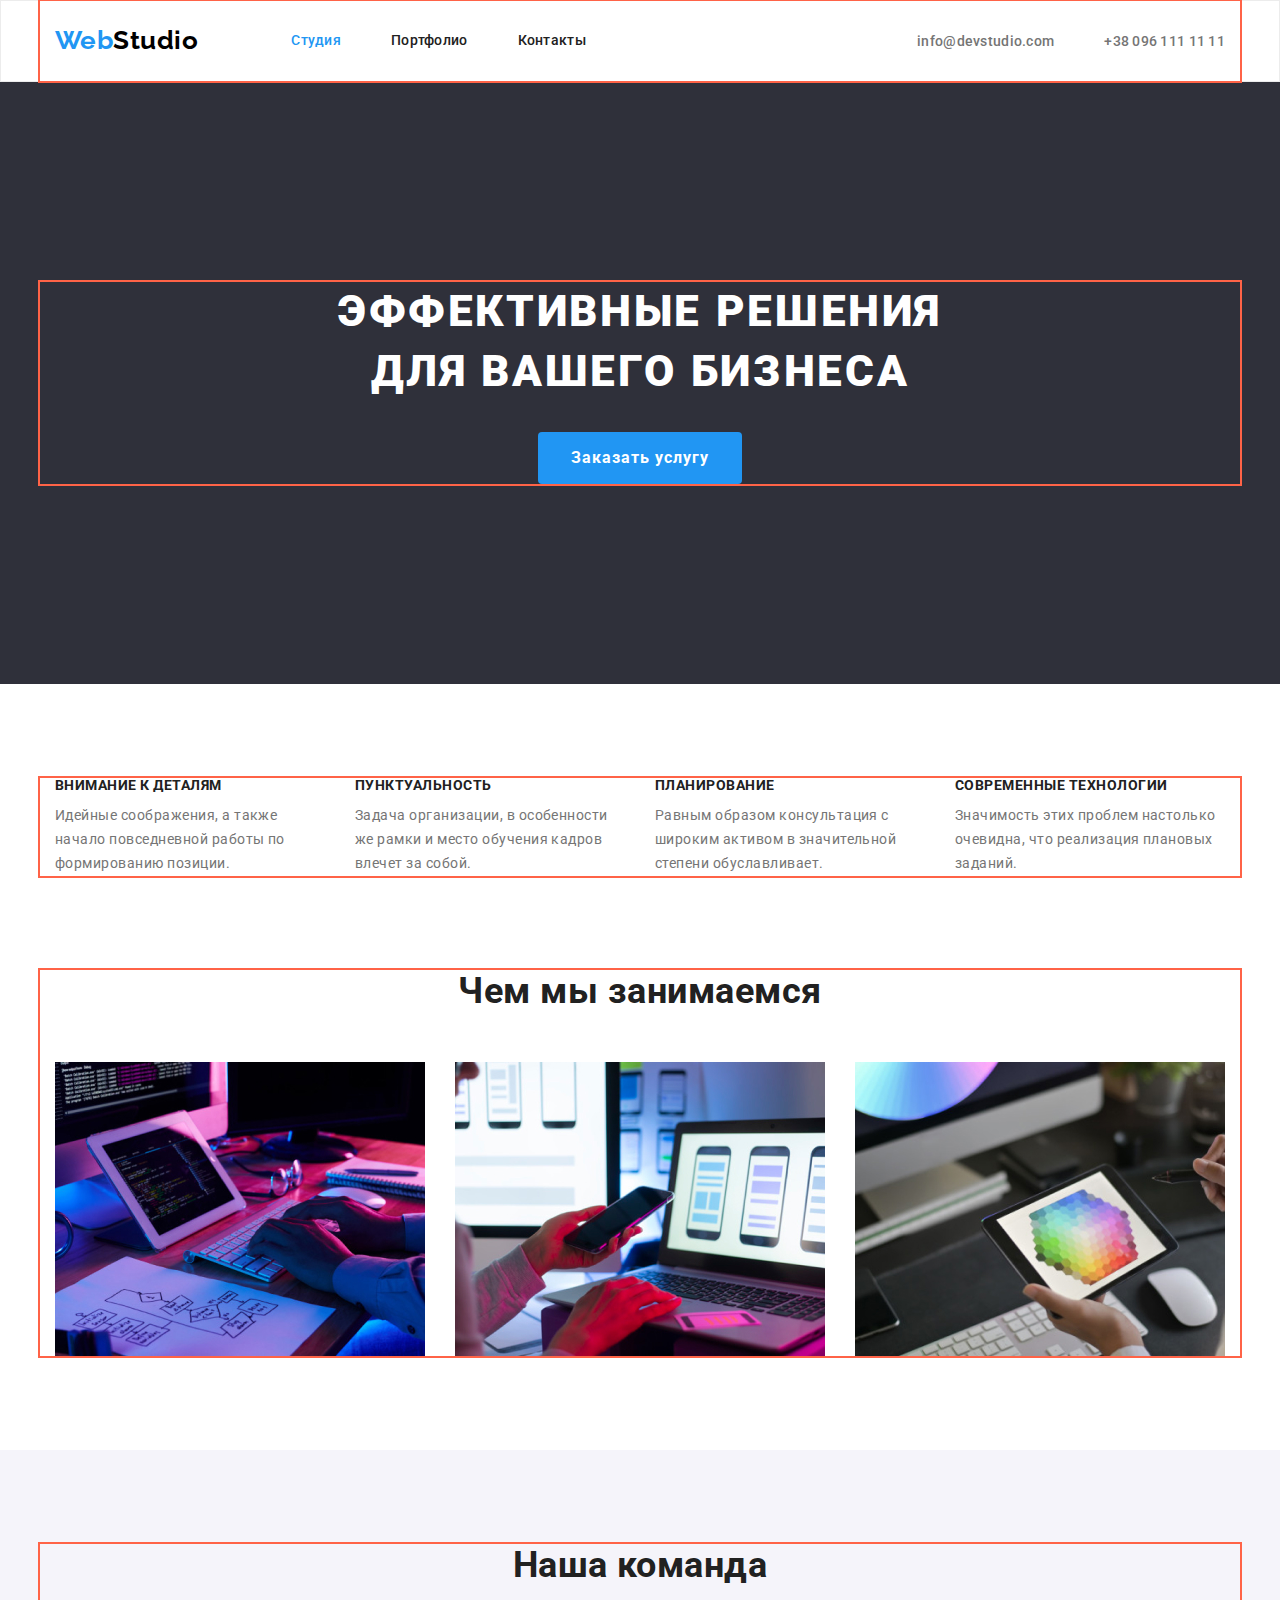
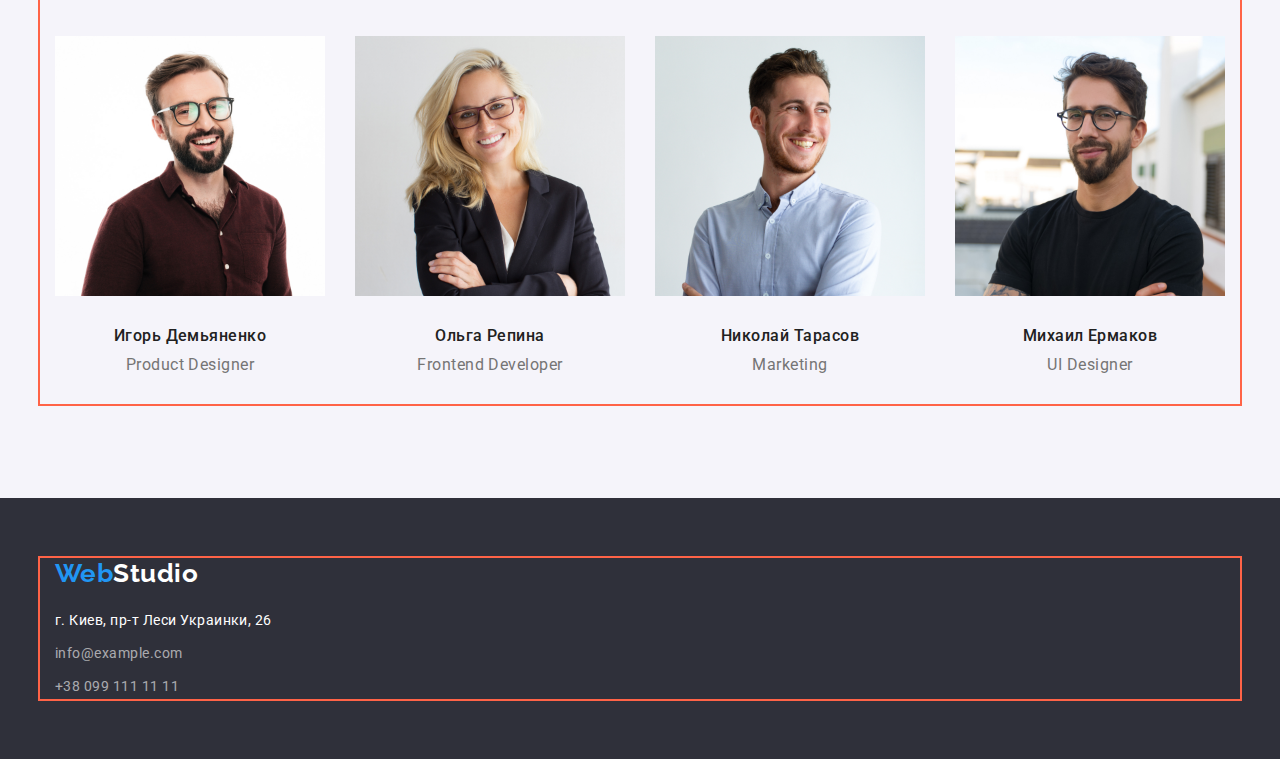
<file: index.html>
<!DOCTYPE html>
<html lang="ru">
<head>
    <meta charset="UTF-8">
    <meta http-equiv="X-UA-Compatible" content="IE=edge">
    <meta name="viewport" content="width=device-width, initial-scale=1.0">
    <title>Document</title>

<link rel="preconnect" href="https://fonts.googleapis.com">
<link rel="preconnect" href="https://fonts.gstatic.com" crossorigin>
<link href="https://fonts.googleapis.com/css2?family=Raleway:wght@700&family=Roboto:wght@400;500;700;900&display=swap"
    rel="stylesheet">

    <link rel="stylesheet" href="https://cdnjs.cloudflare.com/ajax/libs/modern-normalize/1.1.0/modern-normalize.min.css
">

    <link rel="stylesheet" href="./css/styles.css">
</head>
<body>
    <!-- Шапка -->
    <header class="page-header"> 
        <div class="container main-nav">
         <nav class="main-nav">
<a href="./index.html" class="logo">
    Web<span class="black">Studio</span> 
</a>

<ul class="site-nav list">
    <li class="item"> <a href="./index.html" class="link current">Студия</a> </li>
    <li class="item"> <a href="./portfolio.html" class="link">Портфолио</a> </li>
    <li class="item"> <a href="" class="link">Контакты</a> </li>
</ul>
</nav>


<ul class="contacts">
    <li class="item"> <a href="mailto:info@devstudio.com" class="link"> info@devstudio.com</a> </li>
    <li class="item"> <a href="tel:+380961111111" class="link">+38 096 111 11 11</a> </li>
</ul>
        </div>
    </header>
    <main>

    <!-- Герой -->
        <section class="hero">
            <div class="container">
            <h1 class="hero-title">Эффективные решения <br> для вашего бизнеса</h1> 

            <button class="button-hero" type="button">Заказать услугу</button>
            </div>
        </section>

    <!-- Преимущества -->
    <section class="section feature">
        <div class="container">
        <h2 class="section-hidden-title">Преимущества</h2>

        <ul class="feature-list">
            <li class="item">
                <h3 class="title">Внимание к деталям</h3>
                <p class="desc-feature"> Идейные соображения, а также начало повседневной работы по формированию позиции.</p>
            </li>

            <li class="item">
                <h3 class="title">Пунктуальность</h3>
                <p class="desc-feature">Задача организации, в особенности же рамки и место обучения кадров влечет за собой.</p>
            </li>

            <li class="item">
                <h3 class="title">Планирование</h3>
                <p class="desc-feature">Равным образом консультация с широким активом в значительной степени обуславливает.</p>
            </li>

            <li class="item">
                <h3 class="title">Современные технологии</h3>
                <p class="desc-feature">Значимость этих проблем настолько очевидна, что реализация плановых заданий.</p>
            </li>
        </ul>
        </div>
    </section>

    <!--  Чем занимаемся-->
    <section class="section">
        <div class="container">
        <h2 class="section-title">Чем мы занимаемся</h2>
<ul class="services">
    <li class="item">
<img src="./images/img1.jpg" alt="computer" width="370" height="294">
    </li>

    <li class="item">
    <img src="./images/img2.jpg" alt="smartphone" width="370" height="294">
    </li>

    <li class="item">
<img src="./images/img3.jpg" alt="tablet" width="370" height="294">
    </li>
</ul>
        </div>
    </section>

    <!-- Команда -->
    <section class="section-comand-brg">
        <div class="container">
        <h2 class="section-title">
            Наша команда
        </h2>
        <ul class="command-list">
            <li class="card">
                <img src="./images/photo1.jpg" alt="photo Igor" width="270" height="260">
                <div class="team-photo">
                <h3 class="title">Игорь Демьяненко</h3>
                <p class="desc">Product Designer</p>
                </div>
            </li>

            <li class="card">
                <img src="./images/photo2.jpg" alt="photo Olga" width="270" height="260">
                <div class="team-photo">
                <h3 class="title">Ольга Репина</h3>
                <p class="desc">Frontend Developer</p>    
                </div>
            </li>

            <li class="card">
                <img src="./images/photo3.jpg" alt="photo Nikolay" width="270" height="260">
                <div class="team-photo">
                <h3 class="title">Николай Тарасов</h3>
                <p class="desc">Marketing</p>  
                </div>          
            </li>

            <li class="card">
                <img src="./images/photo4.jpg" alt="photo Michael" width="270" height="260">
                <div class="team-photo">
                <h3 class="title">Михаил Ермаков</h3>
                <p class="desc">UI Designer</p>
                </div>
            </li>
        </ul>
        </div>
    </section>
    </main>
    <!-- Подвал -->
    <footer class="page-footer">
        <div class="container">
        <a href="/" class="logo">Web<span class="white">Studio</span></a>
        <address>
            <ul class="address-list">
                <li>
<a href="г.Киев,пр-тЛесиУкраинки,26" class="street">г. Киев, пр-т Леси Украинки, 26</a> 
                </li>
        <li>
<a href="mailto:info@example.com" class="e-mail">info@example.com</a>
        </li>
        <li>
            <a href="tel:+380991111111" class="tel">+38 099 111 11 11</a>
        </li>
    </ul>
</address>
        </div>
    </footer>
</body>
</html>
</file>
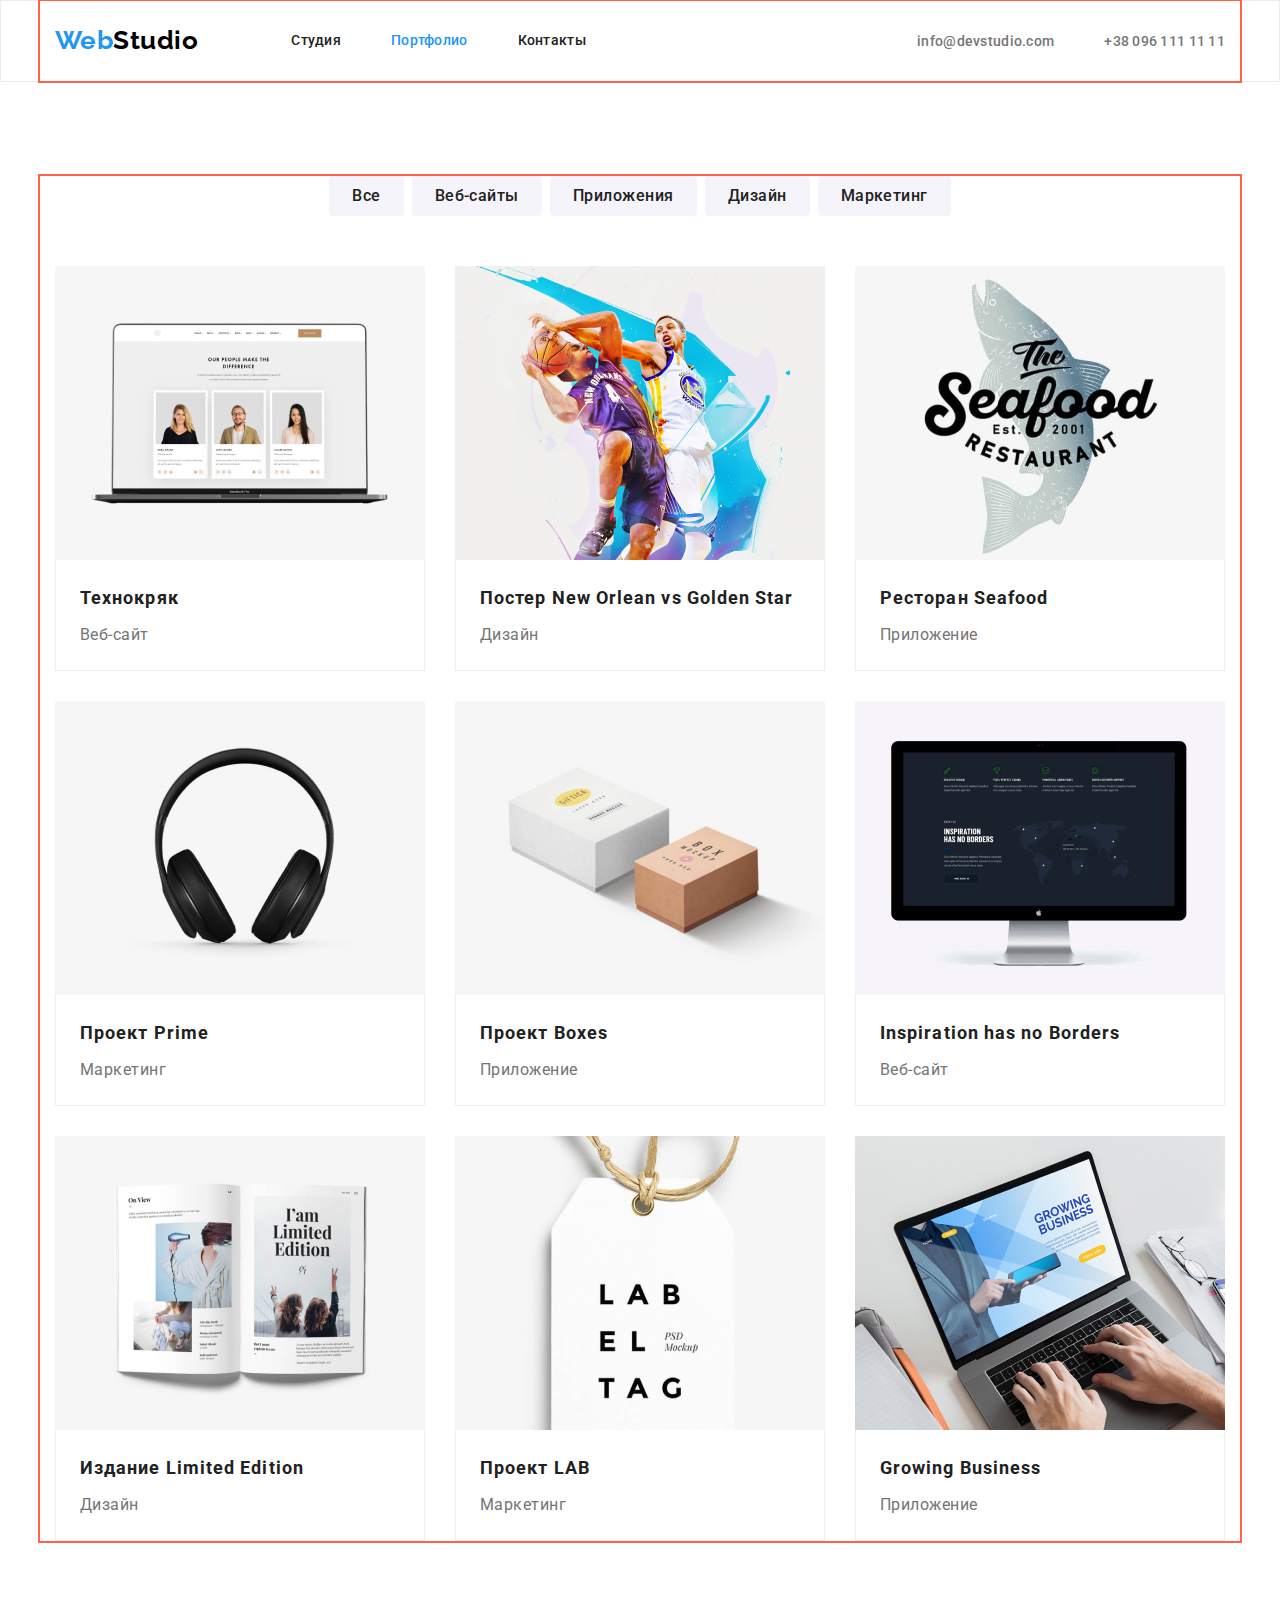
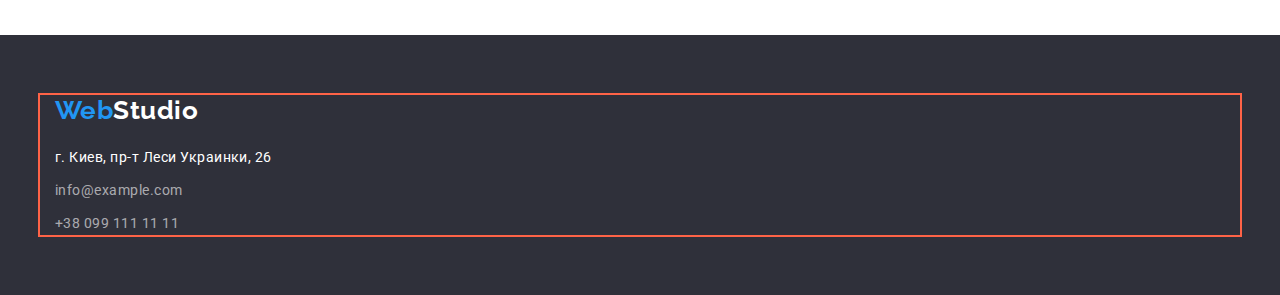
<file: portfolio.html>
<!DOCTYPE html>
<html lang="ru">
<head>
    <meta charset="UTF-8">
    <meta http-equiv="X-UA-Compatible" content="IE=edge">
    <meta name="viewport" content="width=device-width, initial-scale=1.0">
    <title>Document</title>

    <link rel="preconnect" href="https://fonts.googleapis.com">
    <link rel="preconnect" href="https://fonts.gstatic.com" crossorigin>
    <link href="https://fonts.googleapis.com/css2?family=Raleway:wght@700&family=Roboto:wght@400;500;700&display=swap"
        rel="stylesheet">

        <link rel="stylesheet" href="https://cdnjs.cloudflare.com/ajax/libs/modern-normalize/1.1.0/modern-normalize.min.css
">

<link rel="stylesheet" href="./css/styles.css">
</head>
<body>

    <!-- Шапка -->
    <header class="page-header">
        <div class="container main-nav">
        <nav class="main-nav">
            <a href="./index.html" class="logo">
        Web<span class="black">Studio</span>
            </a>
            <ul class="site-nav list">
                <li class="item"> <a href="./index.html" class="link">Студия</a> </li>
                <li class="item"> <a href="./portfolio.html" class="link current">Портфолио</a> </li>
                <li class="item"> <a href="/" class="link">Контакты</a> </li>
            </ul>
        </nav>
        <ul class="contacts">
            <li class="item"> <a href="mailto:info@devstudio.com" class="link"> info@devstudio.com</a> </li>
            <li class="item"> <a href="tel:+380961111111" class="link">+38 096 111 11 11</a> </li>
        </ul>
        </div>
    </header>
    <main>

        

<!-- Виды услуг -->

    <section class="section">
        <div class="container">
        <h1 class="section-hidden-title">Виды услуг</h1>
        <ul class="button-list">
            <li>
                <button class="button" type="button">Все</button>
            </li>
            <li>
                <button class="button" type="button">Веб-сайты</button>
            </li>
            <li>
              <button class="button" type="button">Приложения</button>
            </li>
            <li>
               <button class="button" type="button">Дизайн</button>
            </li>
            <li>
                <button class="button" type="button">Маркетинг</button>
            </li>
        </ul>
        
    
    <!-- Примеры работ -->

<ul class="work-list">
    <li class="card">
        <a class="link" href="">
            <img src="./images/project1.jpg" alt="веб-сайт" width="370" height="294">
       <div class="projects">
            <h2 class="title">Технокряк</h2>
        <p class="text">Веб-сайт</p>
        </div>
        </a>
    </li>
    <li class="card">
        <a class="link" href="">
            <img src="./images/project2.jpg" alt="постер" width="370" height="294">
       <div class="projects">
            <h2 class="title">Постер New Orlean vs Golden Star</h2>
        <p class="text">Дизайн</p>
        </div>
        </a>
    </li>
    <li class="card">
        <a class="link" href="">
            <img src="./images/project3.jpg" alt="название-ресторана" width="370" height="294">
        <div class="projects">
            <h2 class="title">Ресторан Seafood</h2>
        <p class="text">Приложение</p>
        </div>
        </a>
    </li>
    <li class="card">
        <a class="link" href="">
            <img src="./images/project4.jpg" alt="наушники" width="370" height="294">
        <div class="projects">
            <h2 class="title">Проект Prime</h2>
        <p class="text">Маркетинг</p>
        </div>
        </a>
    </li>
    <li class="card">
        <a class="link" href="">
            <img src="./images/project5.jpg" alt="коробки" width="370" height="294">
     <div class="projects">
            <h2 class="title">Проект Boxes</h2>
        <p class="text">Приложение</p>
        </div>
        </a>
    </li>
    <li class="card">
        <a class="link" href="">
            <img src="./images/project6.jpg" alt="веб-сайт" width="370" height="294">
        <div class="projects">
            <h2 class="title">Inspiration has no Borders</h2>
        <p class="text">Веб-сайт</p>
        </div>
        </a>
    </li>
    <li class="card">
        <a class="link" href="">
            <img src="./images/project7.jpg" alt="книга" width="370" height="294">
        <div class="projects">
            <h2 class="title">Издание Limited Edition</h2>
        <p class="text">Дизайн</p>
        </div>
        </a>
    </li>
    <li class="card">
        <a class="link" href="">
            <img src="./images/project8.jpg" alt="дизайн" width="370" height="294">
    <div class="projects">
            <h2 class="title">Проект LAB</h2>
        <p class="text">Маркетинг</p>
        </div>
        </a>
    </li>
    <li class="card">
        <a class="link" href="">
            <img src="./images/project9.jpg" alt="компьютер" width="370" height="294">
    <div class="projects">
            <h2 class="title">Growing Business</h2>
        <p class="text">Приложение</p>
        </div>
        </a>
    </li>
</ul>
        </div>
    </section>
    </main>

    <!-- Подвал -->
    <footer class="page-footer">
        <div class="container">
        <a href="/" class="logo">Web<span class="white">Studio</span></a>
        <address>
            <ul class="address-list">
                <li>
                    <a href="г.Киев,пр-тЛесиУкраинки,26" class="street">г. Киев, пр-т Леси Украинки, 26</a>
                </li>
                <li>
                    <a href="mailto:info@example.com" class="e-mail">info@example.com</a>
                </li>
                <li>
                    <a href="tel:+380991111111" class="tel">+38 099 111 11 11</a>
                </li>
            </ul>
        </address>
        </div>
    </footer>
    
</body>
</html>
</file>
<file: css/styles.css>
/* основной цвет текста #212121 */
/* вторичный цвет текста #757575 */
/* акцент #2196F3  #FFFFFF*/
/* цвет текста с прозрачностью rgba(255, 255, 255, 0.6) */
/* цвет фона (header) #FFFFFF */
/* второй цвет фона (footer и hero) #2F303A */
/* третий цвет фона #F5F4FA (command) */
/* четвертый цвет фона #E5E5E5; */

:root {
    --primary-text-color: #212121;
    --secondary-text-color: #757575;
    --accent-color: #2196F3;
    --white-color:#FFFFFF;
    --black-color:#000000;

/* цвета фонов */
    
--background-color: #FFFFFF;
--background-color-footer-hero: #2F303A;
--background-color-command: #F5F4FA;

}

ul {
    list-style: none;
    margin: 0;
    padding: 0;
}
img {
    display: block;
}

body {
    background-color:var(--background-color);
    color:var(--primary-text-color);
    font-family: Roboto, sans-serif;
    letter-spacing: 0.03em;
}

/* Header */
.page-header {
    border: 1px solid #ECECEC;
}

.main-nav {
    display: flex;
    align-items: center;
}

.container {
    margin-left: auto;
    margin-right: auto;
   width: 1200px;
   padding-left: 15px;
   padding-right: 15px;
   outline: 2px solid tomato;
}



/* Logo */

.logo {
    color: var(--accent-color);
        font-family: Raleway, sans-serif;
        font-weight: 700;
        font-size: 26px;
        line-height: 1.2;
        text-decoration: none;
}

.black {
    color: var(--black-color);
}

.white {
    color: var(--white-color);
}


/* Site-nav */
.site-nav {
display: flex;
margin-left: 93px;
}

.site-nav .item:not(:last-child) {
    margin-right: 50px;
}

.site-nav .link {
    display: block;
    padding-top: 32px;
    padding-bottom: 32px;

    color: var(--primary-text-color);
        font-weight: 500;
        font-size: 14px;
        line-height: 1.14;
        letter-spacing: 0.02em;
        text-decoration: none;
}

.site-nav .link:hover, 
.site-nav .link:focus {
    color: var(--accent-color);
}

.site-nav .link.current {
    color: var(--accent-color);
}

/* Contacts */

.contacts {
    display: flex;
    margin-left: auto;
}

.contacts .item + .item {
    margin-left: 50px;
}

.contacts .link {
    color: var(--secondary-text-color);
    text-decoration: none;
    font-weight: 500;
        font-size: 14px;
        line-height: 1.14;
        letter-spacing: 0.02em;
}
.contacts .link:hover,
.contacts .link:focus {
    color: var(--accent-color);
}

/* Hero */
.hero {
    text-align: center;
    padding-top: 200px;
    padding-bottom: 200px;
    background-color: var(--background-color-footer-hero);
}

.hero-title {
    margin-top: 0;
    margin-bottom: 30px;

    color: var(--white-color);
        font-weight: 900;
        font-size: 44px;
        line-height: 1.36;
        letter-spacing: 0.06em;
        text-transform: uppercase;
}

/* Section */
.section {
    padding-top: 94px;
    padding-bottom: 94px;
}

.section.feature {
    padding-bottom: 0;
}

.section-comand-brg {
    padding-top: 94px;
        padding-bottom: 94px;

        background-color: var(--background-color-command);
        
}

.section-title {
    margin-top: 0;
    margin-bottom: 50px;

    color:var(--primary-text-color);
    font-weight: 700;
        font-size: 36px;
        line-height: 1.17;
        text-align: center;
}

.section-hidden-title {    
        display: none;
}

/* Features */

.feature-list {
    display: flex;
    flex-wrap: wrap;

}

.feature-list .item {
    width: 270px;
    margin-right: 30px;
}

.feature-list .item:last-child {
    margin-right: 0;
}

.feature-list .title {
    margin-top: 0;
    margin-bottom: 10px;

    font-weight: 700;
        font-size: 14px;
        line-height: 1.14;
        text-transform: uppercase;
}

.desc-feature {
margin-top: 0;
margin-bottom: 0;

    font-weight: 400;
        font-size: 14px;
        line-height: 1.71;
        color: var(--secondary-text-color);
}

/* What are we doing */

.services {
    display: flex;
    flex-wrap: wrap;
}

.services .item {
    width: 370px;
    margin-right: 30px;
}

.services .item:last-child {
    margin-right: 0;
}

/* Command */
.command-list {
    display: flex;
    flex-wrap: wrap;
}

.command-list .card {
    width: 270px;
    margin-right: 30px;
}

.command-list .card:last-child {
    margin-right: 0;
}


.team-photo {
    padding-top: 30px;
    padding-bottom: 30px;
    text-align: center;
}

.command-list .title {
    margin-top: 0;
    margin-bottom: 10px;

font-weight: 500;
    font-size: 16px;
    line-height: 1.19;
    letter-spacing: 0.03em;
}

.command-list .desc {
    margin-top: 0;
    margin-bottom: 0;

    font-weight: 400;
        font-size: 16px;
        line-height: 1.19;
        letter-spacing: 0.03em;
        color: var(--secondary-text-color);
}

/* Examples */

.work-list {
display: flex;
flex-wrap: wrap;
}

.projects {
    padding: 20px 24px;
    border: 1px solid #EEEEEE;
    border-top: 0;
}

.work-list .card {
margin-bottom: 30px;
margin-right: 30px;
width: 370px;
/* width: calc((100% - 60px) / 3); */
}

.work-list .card:nth-child(3n) {
    margin-right: 0;
}

.work-list .card:nth-last-child(-n + 3) {
    margin-bottom: 0;
}

.work-list .title {
    margin-top: 0;
        margin-bottom: 4px;
        

    color: var(--primary-text-color);
    font-weight: 700;
        font-size: 18px;
        line-height: 2;
        letter-spacing: 0.06em;
}

.work-list .text {
    margin-top: 0;
        margin-bottom: 0;

    font-weight: 400;
        font-size: 16px;
        line-height: 1.88;
        color: var(--secondary-text-color);
}

.work-list .link {
    text-decoration: none;
}

/* Button */
.button-hero {
    display: inline-block;
    border: 1px solid transparent;
    border-radius: 4px;
    min-width: 200px;
    padding: 10px 32px;

    color: var(--white-color);
    background-color: var(--accent-color);

    font-family: inherit;
        font-weight: 700;
        font-size: 16px;
        line-height: 1.9;
        align-items: center;
        text-align: center;
     letter-spacing: 0.06em;
     cursor: pointer;
}

.button-hero:hover,
.button-hero:focus {
    color: var(--accent-color);
    background-color: var(--white-color);
}

.button-list {
    display: flex;
    flex-wrap: wrap;
    justify-content: center;
    margin-bottom: 50px;
}

.button-list .button {

    border: 1px solid transparent;
    min-width: 73px;
    border-radius: 4px;
    padding: 6px 22px;

    color: var(--primary-text-color);
    background-color: #F5F4FA;

    font-weight: 500;
    font-size: 16px;
    line-height: 1.6;
    text-align: center;
    letter-spacing: 0.03em;
    cursor: pointer;
}

.button-list > li:not(:last-child) {
    margin-right: 8px;
}

.button-list .button:hover,
.button-list .button:focus {
color: var(--white-color);
background-color: var(--accent-color);
}

.button {
    font-family: inherit;
}

/* Futer */
.page-footer {
    background-color: var(--background-color-footer-hero);
    padding-top: 60px;
    padding-bottom: 60px;
}

.address-list {
margin-top: 20px;
}

.address-list>li:not(:last-child) {
    margin-bottom: 9px;
}

.address-list .street {
    color:var(--white-color);
    font-weight: 400;
        font-size: 14px;
        line-height: 1.7;
        text-decoration: none;
        font-style: normal;
}

.address-list .e-mail, .tel {
    color: rgba(255, 255, 255, 0.6);
    font-weight: 400;
        font-size: 14px;
        line-height: 1.7;
        text-decoration: none;
        font-style: normal;
}

.address-list .street:hover,
.address-list .street:focus {
    color: var(--accent-color);
}

.address-list .e-mail:hover,
.address-list .e-mail:focus {
 color: var(--accent-color);
}

.address-list .tel:hover,
.address-list .tel:focus {
    color: var(--accent-color);
}
</file>
